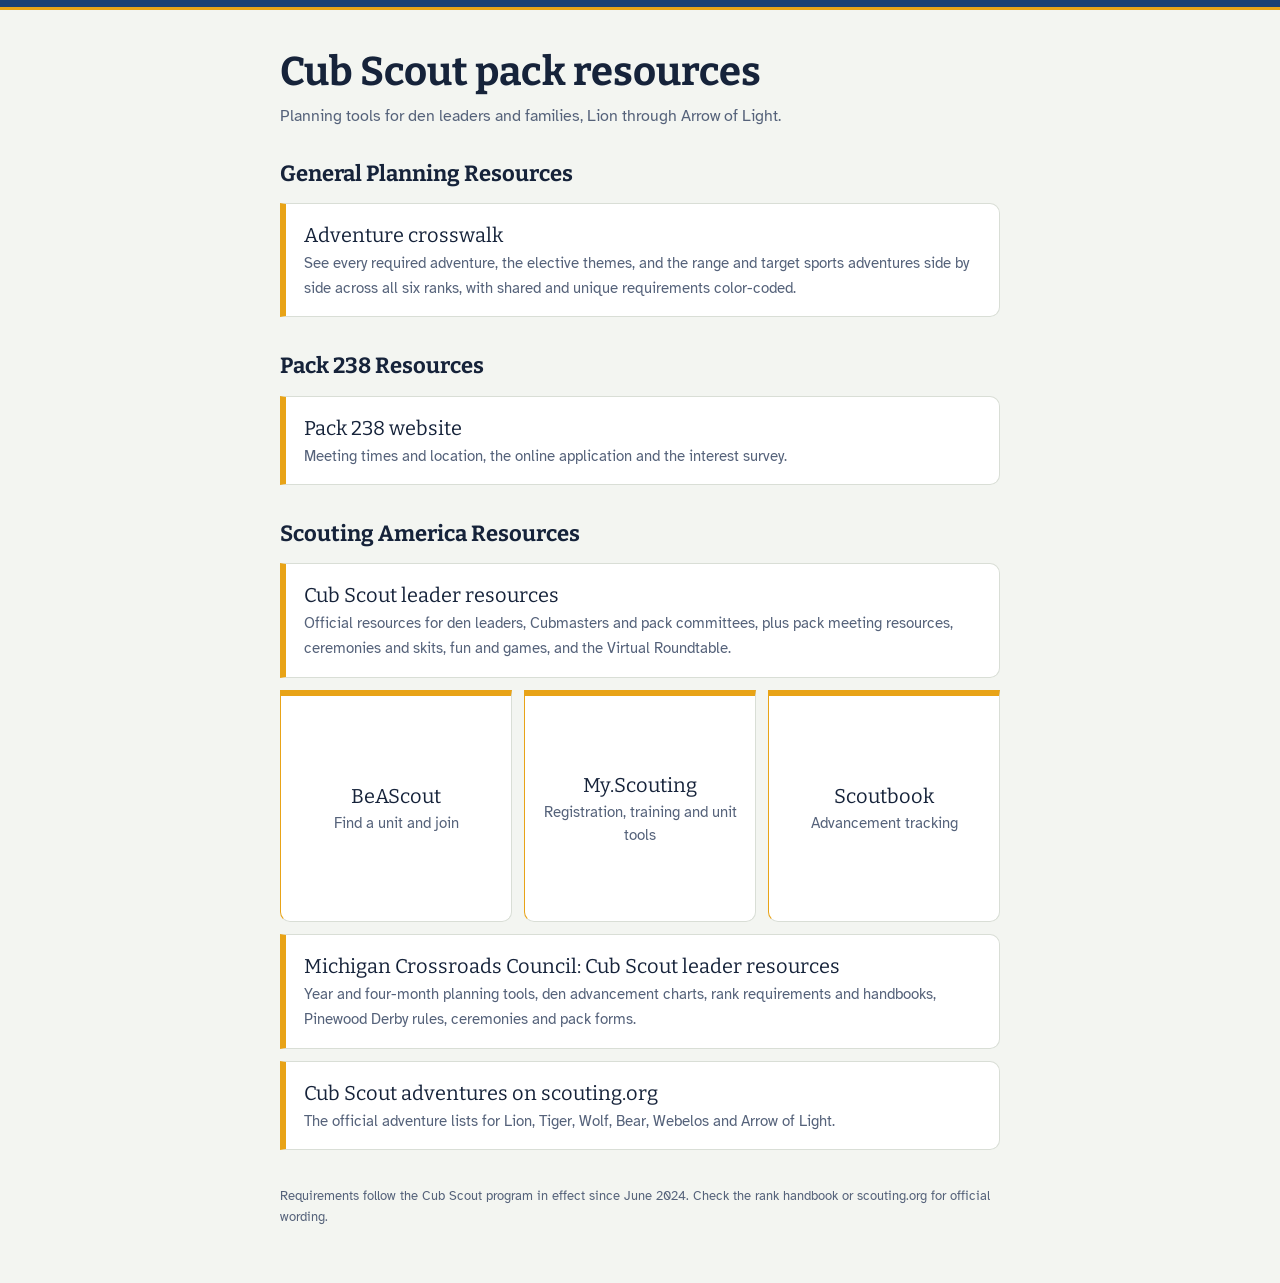
<file: index.html>
<!DOCTYPE html>
<html lang="en">
<head>
<meta charset="utf-8">
<meta name="viewport" content="width=device-width, initial-scale=1, viewport-fit=cover">
<title>Cub Scout pack resources</title>
<link rel="icon" href="favicon.svg" type="image/svg+xml">
<link rel="icon" href="favicon.ico" sizes="48x48">
<link rel="apple-touch-icon" href="apple-touch-icon.png">
<link rel="preconnect" href="https://fonts.googleapis.com">
<link rel="preconnect" href="https://fonts.gstatic.com" crossorigin>
<link href="https://fonts.googleapis.com/css2?family=Bitter:wght@700&family=Atkinson+Hyperlegible:wght@400;700&display=swap" rel="stylesheet">
<style>
:root{color-scheme:light;--bg:#F3F5F1;--panel:#FFFFFF;--ink:#16233A;--muted:#55627A;--line:#D9DED6;--strap:#1B3F73;--gold:#E8A317;box-sizing:border-box;padding-top:env(safe-area-inset-top,0px);padding-bottom:env(safe-area-inset-bottom,0px)}
@media (prefers-color-scheme: dark){:root{color-scheme:dark;--bg:#0F1726;--panel:#16213A;--ink:#EEF1F6;--muted:#A8B3C7;--line:#2A3654;--strap:#0A2448;--gold:#F0B437}}
*,*::before,*::after{box-sizing:inherit}
body{margin:0;background:var(--bg);color:var(--ink);font-family:"Atkinson Hyperlegible",system-ui,-apple-system,"Segoe UI",sans-serif;line-height:1.55}
.band{height:10px;background:var(--strap);border-bottom:3px solid var(--gold)}
.wrap{max-width:760px;margin:0 auto;padding:40px 20px 56px}
h1{font-family:Bitter,Georgia,serif;font-size:clamp(28px,4.4vw,40px);line-height:1.1;margin:0 0 10px}
.lede{color:var(--muted);margin:0 0 28px;max-width:60ch}
ul{list-style:none;margin:0;padding:0;display:grid;gap:12px}
a.card{display:block;background:var(--panel);border:1px solid var(--line);border-left:6px solid var(--gold);border-radius:0 10px 10px 0;padding:16px 18px;color:inherit;text-decoration:none}
a.card:hover{border-color:var(--strap);border-left-color:var(--gold)}
a.card:focus-visible{outline:3px solid var(--gold);outline-offset:2px}
.t{font-family:Bitter,Georgia,serif;font-size:20px;display:block}
.d{color:var(--muted);font-size:15px}
h2{font-family:Bitter,Georgia,serif;font-size:22px;margin:32px 0 12px}
h2:first-of-type{margin-top:0}
ul.tiles{grid-template-columns:repeat(3,1fr)}
a.tile{display:flex;flex-direction:column;justify-content:center;aspect-ratio:1;border-left-width:1px;border-top:6px solid var(--gold);border-radius:0 0 10px 10px;text-align:center}
a.tile:hover{border-top-color:var(--gold)}
a.tile .t{font-size:clamp(15px,3.6vw,20px);overflow-wrap:anywhere}
@media (max-width:420px){ul.tiles{grid-template-columns:1fr}a.tile{aspect-ratio:auto}}
footer{color:var(--muted);font-size:13px;margin-top:36px}
</style>
</head>
<body>
<div class="band"></div>
<main class="wrap">
  <h1>Cub Scout pack resources</h1>
  <p class="lede">Planning tools for den leaders and families, Lion through Arrow of Light.</p>
  <h2>General Planning Resources</h2>
  <ul>
    <li><a class="card" href="adventure-crosswalk/"><span class="t">Adventure crosswalk</span><span class="d">See every required adventure, the elective themes, and the range and target sports adventures side by side across all six ranks, with shared and unique requirements color-coded.</span></a></li>
  </ul>

  <h2>Pack 238 Resources</h2>
  <ul>
    <li><a class="card" href="https://www.pack238.org" target="_blank" rel="noopener"><span class="t">Pack 238 website</span><span class="d">Meeting times and location, the online application and the interest survey.</span></a></li>
  </ul>

  <h2>Scouting America Resources</h2>
  <ul style="margin-bottom:12px">
    <li><a class="card" href="https://www.scouting.org/programs/cub-scouts/leader-resources/" target="_blank" rel="noopener"><span class="t">Cub Scout leader resources</span><span class="d">Official resources for den leaders, Cubmasters and pack committees, plus pack meeting resources, ceremonies and skits, fun and games, and the Virtual Roundtable.</span></a></li>
  </ul>
  <ul class="tiles">
    <li><a class="card tile" href="https://beascout.org" target="_blank" rel="noopener"><span class="t">BeAScout</span><span class="d">Find a unit and join</span></a></li>
    <li><a class="card tile" href="https://my.scouting.org" target="_blank" rel="noopener"><span class="t">My.Scouting</span><span class="d">Registration, training and unit tools</span></a></li>
    <li><a class="card tile" href="https://scoutbook.scouting.org" target="_blank" rel="noopener"><span class="t">Scoutbook</span><span class="d">Advancement tracking</span></a></li>
  </ul>
  <ul style="margin-top:12px">
    <li><a class="card" href="https://michiganscouting.org/cub-scout-leader-resources/" target="_blank" rel="noopener"><span class="t">Michigan Crossroads Council: Cub Scout leader resources</span><span class="d">Year and four-month planning tools, den advancement charts, rank requirements and handbooks, Pinewood Derby rules, ceremonies and pack forms.</span></a></li>
    <li><a class="card" href="https://www.scouting.org/programs/cub-scouts/adventures/" target="_blank" rel="noopener"><span class="t">Cub Scout adventures on scouting.org</span><span class="d">The official adventure lists for Lion, Tiger, Wolf, Bear, Webelos and Arrow of Light.</span></a></li>
  </ul>
  <footer>Requirements follow the Cub Scout program in effect since June 2024. Check the rank handbook or scouting.org for official wording.</footer>
</main>
</body>
</html>
</file>
